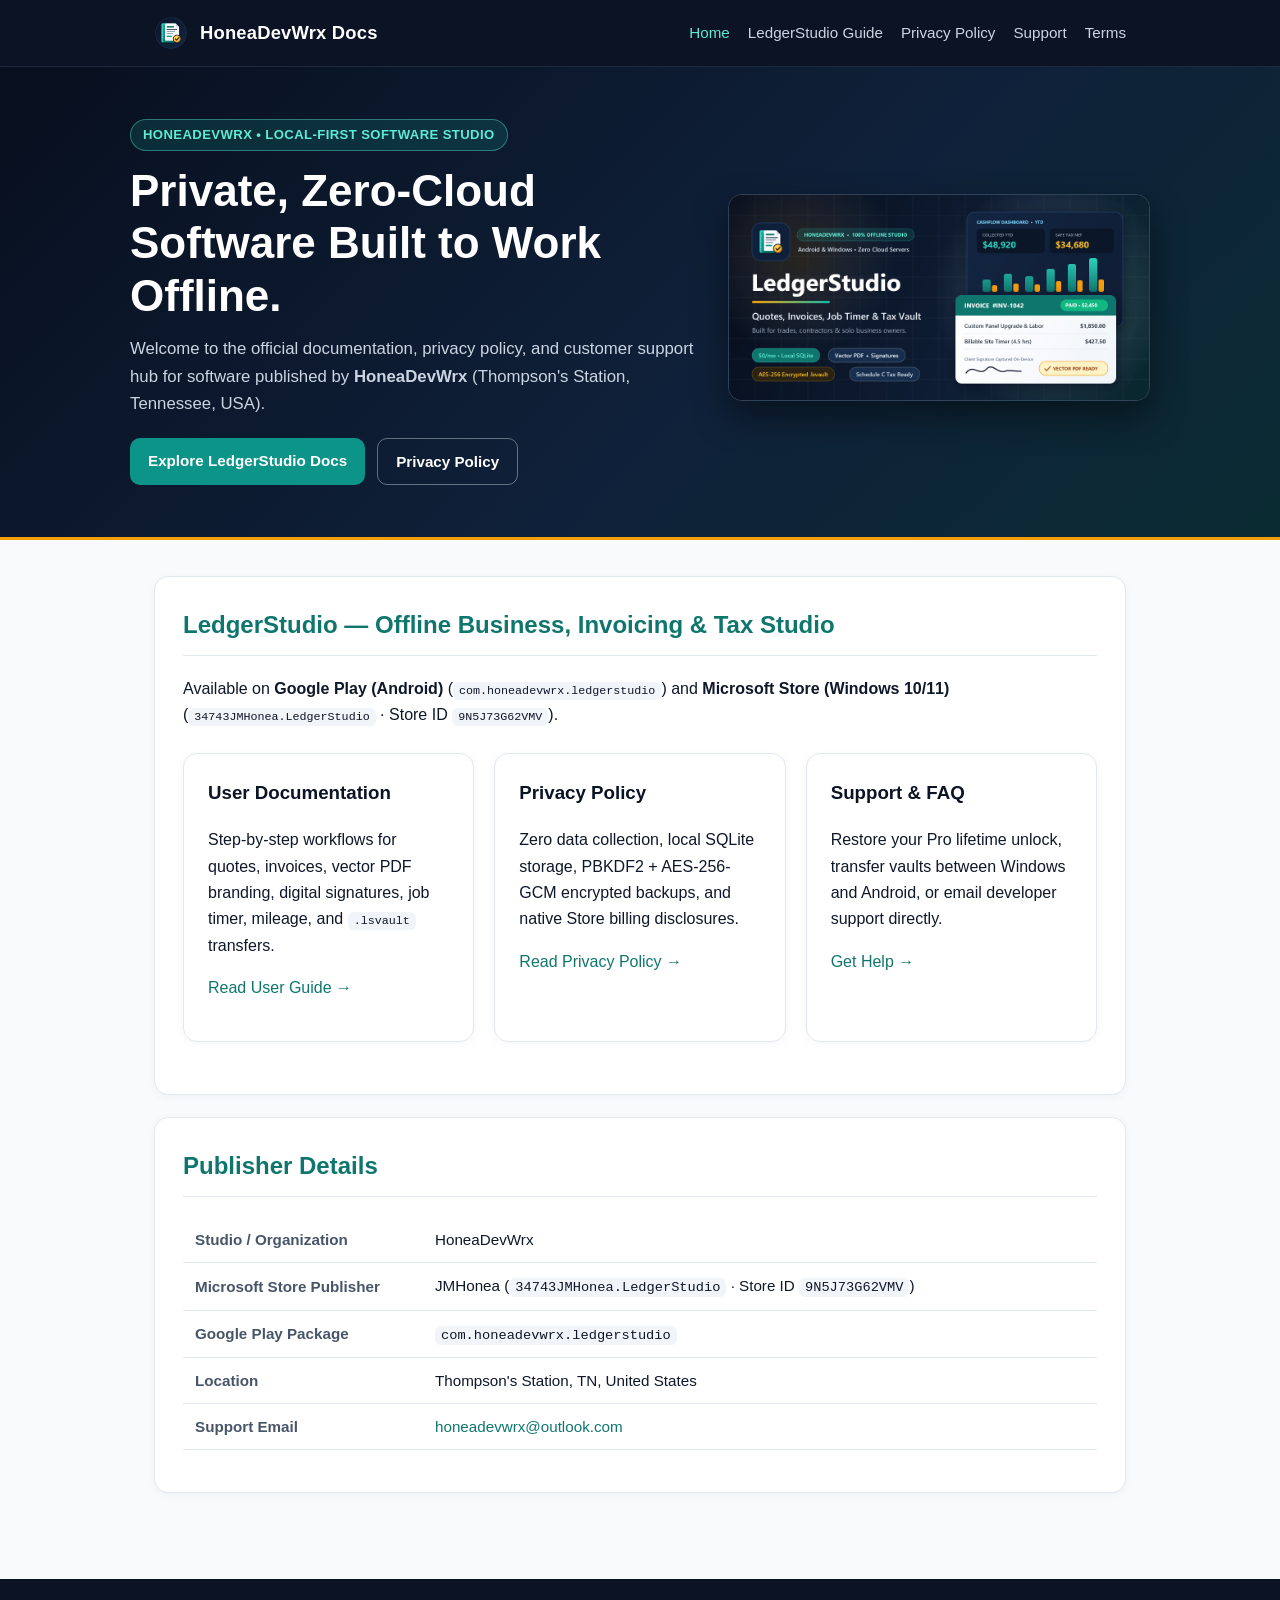
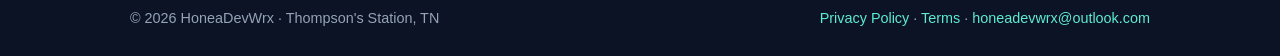
<file: index.html>
<!DOCTYPE html>
<html lang="en">
<head>
  <meta charset="utf-8" />
  <meta name="viewport" content="width=device-width, initial-scale=1" />
  <title>HoneaDevWrx — Documentation &amp; Privacy Hub</title>
  <link rel="stylesheet" href="assets/css/styles.css" />
</head>
<body>
  <header class="topbar">
    <div class="topbar-inner">
      <a class="brand" href="index.html">
        <img src="assets/images/ledgerstudio-icon.png" alt="LedgerStudio Logo" />
        <span>HoneaDevWrx Docs</span>
      </a>
      <nav class="nav-links">
        <a class="active" href="index.html">Home</a>
        <a href="ledgerstudio/index.html">LedgerStudio Guide</a>
        <a href="ledgerstudio/privacy-policy.html">Privacy Policy</a>
        <a href="ledgerstudio/support.html">Support</a>
        <a href="ledgerstudio/terms.html">Terms</a>
      </nav>
    </div>
  </header>

  <section class="hero">
    <div class="hero-inner split">
      <div>
        <span class="badge">HoneaDevWrx &bull; Local-First Software Studio</span>
        <h1>Private, Zero-Cloud Software Built to Work Offline.</h1>
        <p>
          Welcome to the official documentation, privacy policy, and customer support hub for software published by
          <strong>HoneaDevWrx</strong> (Thompson's Station, Tennessee, USA).
        </p>
        <div class="btn-row">
          <a class="btn btn-primary" href="ledgerstudio/index.html">Explore LedgerStudio Docs</a>
          <a class="btn btn-outline" href="ledgerstudio/privacy-policy.html">Privacy Policy</a>
        </div>
      </div>
      <div>
        <img class="hero-img" src="assets/images/ledgerstudio-feature.png" alt="LedgerStudio Offline Business Studio" />
      </div>
    </div>
  </section>

  <main class="container">
    <section class="section-card">
      <h2>LedgerStudio &mdash; Offline Business, Invoicing &amp; Tax Studio</h2>
      <p>
        Available on <strong>Google Play (Android)</strong> (<code>com.honeadevwrx.ledgerstudio</code>) and
        <strong>Microsoft Store (Windows 10/11)</strong> (<code>34743JMHonea.LedgerStudio</code> &middot; Store ID <code>9N5J73G62VMV</code>).
      </p>
      <div class="grid">
        <div class="card">
          <h3>User Documentation</h3>
          <p>Step-by-step workflows for quotes, invoices, vector PDF branding, digital signatures, job timer, mileage, and <code>.lsvault</code> transfers.</p>
          <p><a href="ledgerstudio/index.html">Read User Guide &rarr;</a></p>
        </div>
        <div class="card">
          <h3>Privacy Policy</h3>
          <p>Zero data collection, local SQLite storage, PBKDF2 + AES-256-GCM encrypted backups, and native Store billing disclosures.</p>
          <p><a href="ledgerstudio/privacy-policy.html">Read Privacy Policy &rarr;</a></p>
        </div>
        <div class="card">
          <h3>Support &amp; FAQ</h3>
          <p>Restore your Pro lifetime unlock, transfer vaults between Windows and Android, or email developer support directly.</p>
          <p><a href="ledgerstudio/support.html">Get Help &rarr;</a></p>
        </div>
      </div>
    </section>

    <section class="section-card">
      <h2>Publisher Details</h2>
      <table class="meta-table">
        <tr><th>Studio / Organization</th><td>HoneaDevWrx</td></tr>
        <tr><th>Microsoft Store Publisher</th><td>JMHonea (<code>34743JMHonea.LedgerStudio</code> &middot; Store ID <code>9N5J73G62VMV</code>)</td></tr>
        <tr><th>Google Play Package</th><td><code>com.honeadevwrx.ledgerstudio</code></td></tr>
        <tr><th>Location</th><td>Thompson's Station, TN, United States</td></tr>
        <tr><th>Support Email</th><td><a href="mailto:honeadevwrx@outlook.com">honeadevwrx@outlook.com</a></td></tr>
      </table>
    </section>
  </main>

  <footer class="footer">
    <div class="footer-inner">
      <span>&copy; 2026 HoneaDevWrx &middot; Thompson's Station, TN</span>
      <span><a href="ledgerstudio/privacy-policy.html">Privacy Policy</a> &middot; <a href="ledgerstudio/terms.html">Terms</a> &middot; <a href="mailto:honeadevwrx@outlook.com">honeadevwrx@outlook.com</a></span>
    </div>
  </footer>
</body>
</html>
</file>
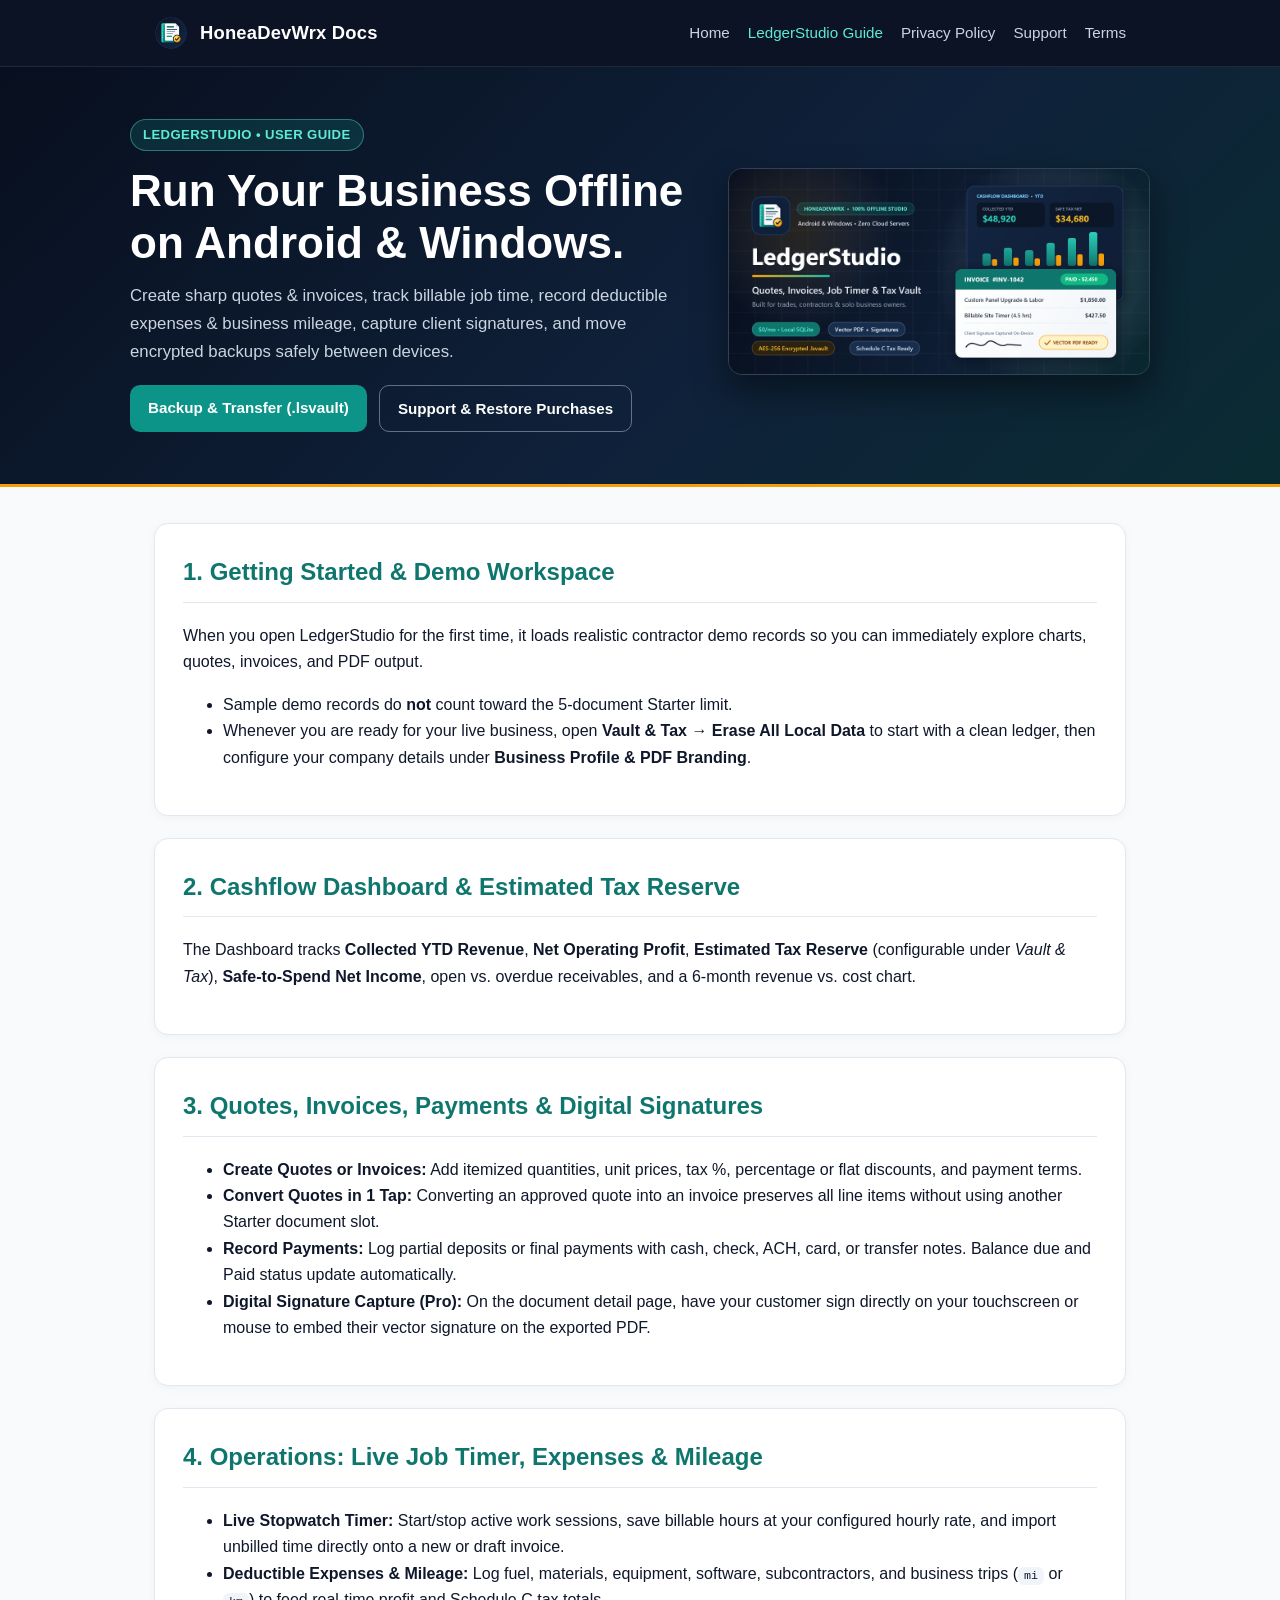
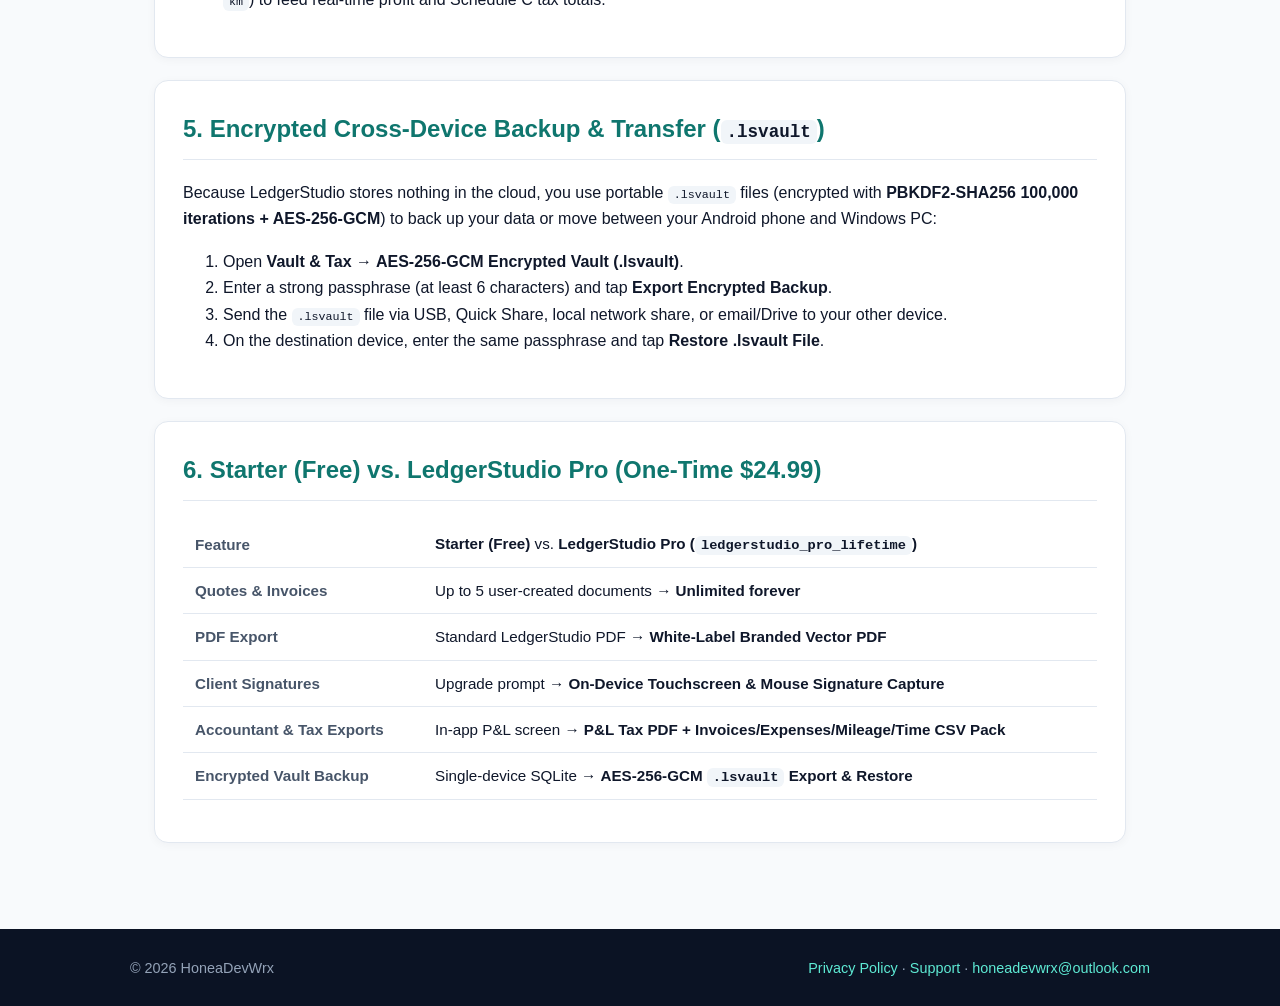
<file: ledgerstudio/index.html>
<!DOCTYPE html>
<html lang="en">
<head>
  <meta charset="utf-8" />
  <meta name="viewport" content="width=device-width, initial-scale=1" />
  <title>LedgerStudio User Documentation — HoneaDevWrx</title>
  <link rel="stylesheet" href="../assets/css/styles.css" />
</head>
<body>
  <header class="topbar">
    <div class="topbar-inner">
      <a class="brand" href="../index.html">
        <img src="../assets/images/ledgerstudio-icon.png" alt="LedgerStudio Logo" />
        <span>HoneaDevWrx Docs</span>
      </a>
      <nav class="nav-links">
        <a href="../index.html">Home</a>
        <a class="active" href="index.html">LedgerStudio Guide</a>
        <a href="privacy-policy.html">Privacy Policy</a>
        <a href="support.html">Support</a>
        <a href="terms.html">Terms</a>
      </nav>
    </div>
  </header>

  <section class="hero">
    <div class="hero-inner split">
      <div>
        <span class="badge">LedgerStudio &bull; User Guide</span>
        <h1>Run Your Business Offline on Android &amp; Windows.</h1>
        <p>
          Create sharp quotes &amp; invoices, track billable job time, record deductible expenses &amp; business mileage, capture client signatures, and move encrypted backups safely between devices.
        </p>
        <div class="btn-row">
          <a class="btn btn-primary" href="#vault">Backup &amp; Transfer (.lsvault)</a>
          <a class="btn btn-outline" href="support.html">Support &amp; Restore Purchases</a>
        </div>
      </div>
      <div>
        <img class="hero-img" src="../assets/images/ledgerstudio-feature.png" alt="LedgerStudio UI Overview" />
      </div>
    </div>
  </section>

  <main class="container">
    <section class="section-card">
      <h2>1. Getting Started &amp; Demo Workspace</h2>
      <p>
        When you open LedgerStudio for the first time, it loads realistic contractor demo records so you can immediately explore charts, quotes, invoices, and PDF output.
      </p>
      <ul>
        <li>Sample demo records do <strong>not</strong> count toward the 5-document Starter limit.</li>
        <li>Whenever you are ready for your live business, open <strong>Vault &amp; Tax &rarr; Erase All Local Data</strong> to start with a clean ledger, then configure your company details under <strong>Business Profile &amp; PDF Branding</strong>.</li>
      </ul>
    </section>

    <section class="section-card">
      <h2>2. Cashflow Dashboard &amp; Estimated Tax Reserve</h2>
      <p>
        The Dashboard tracks <strong>Collected YTD Revenue</strong>, <strong>Net Operating Profit</strong>, <strong>Estimated Tax Reserve</strong> (configurable under <em>Vault &amp; Tax</em>), <strong>Safe-to-Spend Net Income</strong>, open vs. overdue receivables, and a 6-month revenue vs. cost chart.
      </p>
    </section>

    <section class="section-card">
      <h2>3. Quotes, Invoices, Payments &amp; Digital Signatures</h2>
      <ul>
        <li><strong>Create Quotes or Invoices:</strong> Add itemized quantities, unit prices, tax %, percentage or flat discounts, and payment terms.</li>
        <li><strong>Convert Quotes in 1 Tap:</strong> Converting an approved quote into an invoice preserves all line items without using another Starter document slot.</li>
        <li><strong>Record Payments:</strong> Log partial deposits or final payments with cash, check, ACH, card, or transfer notes. Balance due and Paid status update automatically.</li>
        <li><strong>Digital Signature Capture (Pro):</strong> On the document detail page, have your customer sign directly on your touchscreen or mouse to embed their vector signature on the exported PDF.</li>
      </ul>
    </section>

    <section class="section-card">
      <h2>4. Operations: Live Job Timer, Expenses &amp; Mileage</h2>
      <ul>
        <li><strong>Live Stopwatch Timer:</strong> Start/stop active work sessions, save billable hours at your configured hourly rate, and import unbilled time directly onto a new or draft invoice.</li>
        <li><strong>Deductible Expenses &amp; Mileage:</strong> Log fuel, materials, equipment, software, subcontractors, and business trips (<code>mi</code> or <code>km</code>) to feed real-time profit and Schedule C tax totals.</li>
      </ul>
    </section>

    <section class="section-card" id="vault">
      <h2>5. Encrypted Cross-Device Backup &amp; Transfer (<code>.lsvault</code>)</h2>
      <p>
        Because LedgerStudio stores nothing in the cloud, you use portable <code>.lsvault</code> files (encrypted with <strong>PBKDF2-SHA256 100,000 iterations + AES-256-GCM</strong>) to back up your data or move between your Android phone and Windows PC:
      </p>
      <ol>
        <li>Open <strong>Vault &amp; Tax &rarr; AES-256-GCM Encrypted Vault (.lsvault)</strong>.</li>
        <li>Enter a strong passphrase (at least 6 characters) and tap <strong>Export Encrypted Backup</strong>.</li>
        <li>Send the <code>.lsvault</code> file via USB, Quick Share, local network share, or email/Drive to your other device.</li>
        <li>On the destination device, enter the same passphrase and tap <strong>Restore .lsvault File</strong>.</li>
      </ol>
    </section>

    <section class="section-card">
      <h2>6. Starter (Free) vs. LedgerStudio Pro (One-Time $24.99)</h2>
      <table class="meta-table">
        <tr><th>Feature</th><td><strong>Starter (Free)</strong> vs. <strong>LedgerStudio Pro (<code>ledgerstudio_pro_lifetime</code>)</strong></td></tr>
        <tr><th>Quotes &amp; Invoices</th><td>Up to 5 user-created documents &rarr; <strong>Unlimited forever</strong></td></tr>
        <tr><th>PDF Export</th><td>Standard LedgerStudio PDF &rarr; <strong>White-Label Branded Vector PDF</strong></td></tr>
        <tr><th>Client Signatures</th><td>Upgrade prompt &rarr; <strong>On-Device Touchscreen &amp; Mouse Signature Capture</strong></td></tr>
        <tr><th>Accountant &amp; Tax Exports</th><td>In-app P&amp;L screen &rarr; <strong>P&amp;L Tax PDF + Invoices/Expenses/Mileage/Time CSV Pack</strong></td></tr>
        <tr><th>Encrypted Vault Backup</th><td>Single-device SQLite &rarr; <strong>AES-256-GCM <code>.lsvault</code> Export &amp; Restore</strong></td></tr>
      </table>
    </section>
  </main>

  <footer class="footer">
    <div class="footer-inner">
      <span>&copy; 2026 HoneaDevWrx</span>
      <span><a href="privacy-policy.html">Privacy Policy</a> &middot; <a href="support.html">Support</a> &middot; <a href="mailto:honeadevwrx@outlook.com">honeadevwrx@outlook.com</a></span>
    </div>
  </footer>
</body>
</html>
</file>
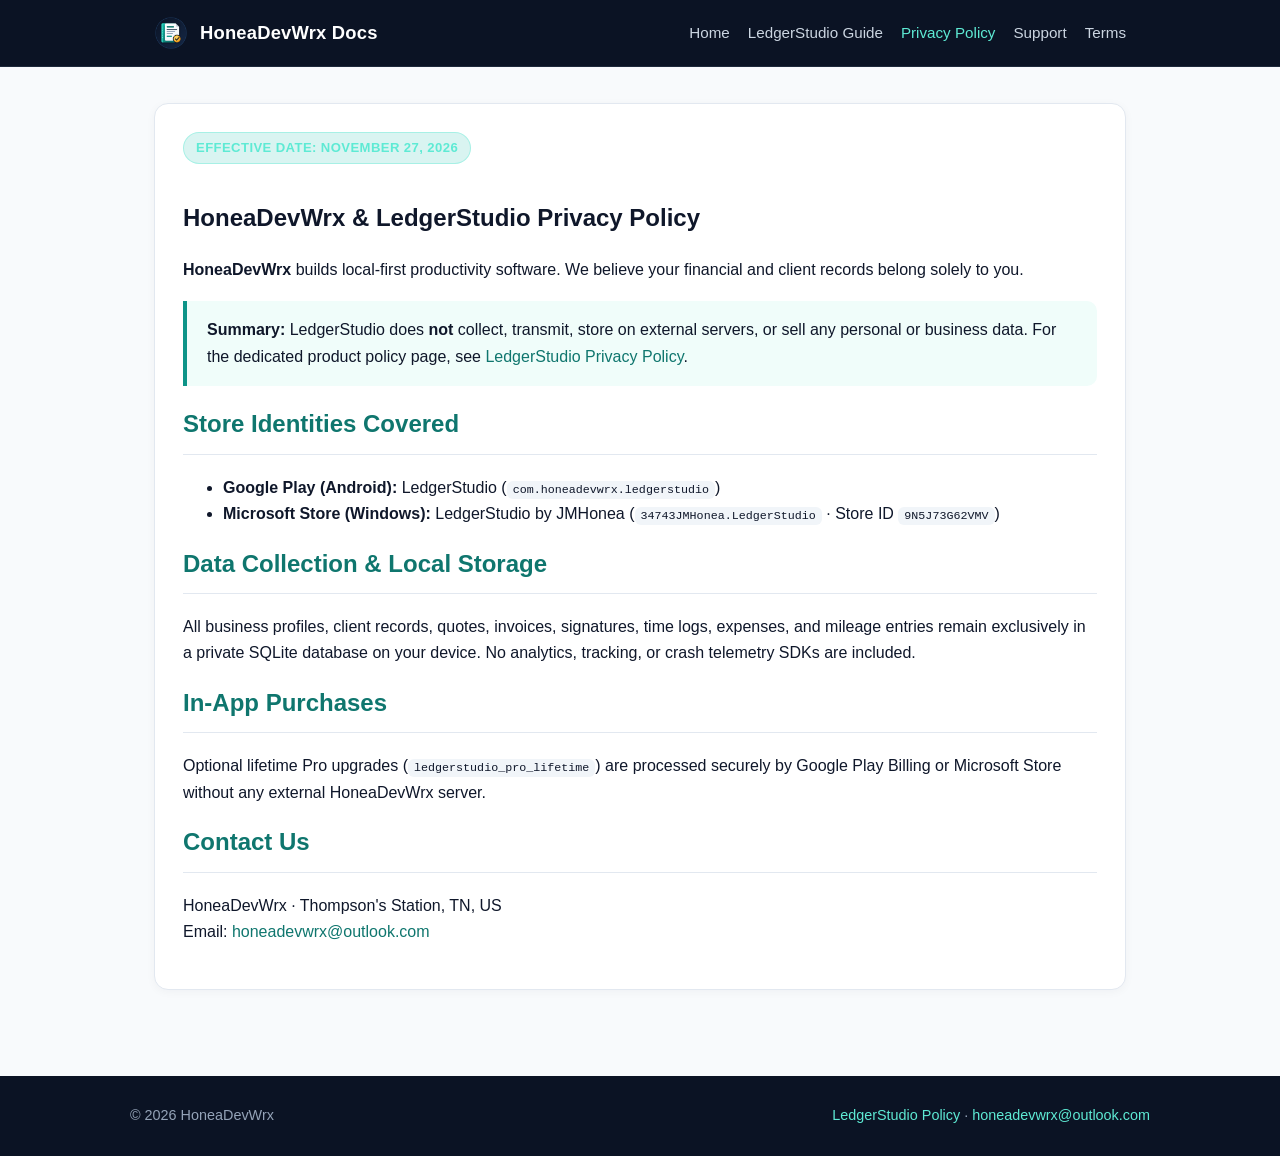
<file: privacy-policy.html>
<!DOCTYPE html>
<html lang="en">
<head>
  <meta charset="utf-8" />
  <meta name="viewport" content="width=device-width, initial-scale=1" />
  <title>Privacy Policy — HoneaDevWrx &amp; LedgerStudio</title>
  <link rel="stylesheet" href="assets/css/styles.css" />
</head>
<body>
  <header class="topbar">
    <div class="topbar-inner">
      <a class="brand" href="index.html">
        <img src="assets/images/ledgerstudio-icon.png" alt="LedgerStudio Logo" />
        <span>HoneaDevWrx Docs</span>
      </a>
      <nav class="nav-links">
        <a href="index.html">Home</a>
        <a href="ledgerstudio/index.html">LedgerStudio Guide</a>
        <a class="active" href="ledgerstudio/privacy-policy.html">Privacy Policy</a>
        <a href="ledgerstudio/support.html">Support</a>
        <a href="ledgerstudio/terms.html">Terms</a>
      </nav>
    </div>
  </header>

  <main class="container">
    <section class="section-card">
      <span class="badge">Effective Date: November 27, 2026</span>
      <h1>HoneaDevWrx &amp; LedgerStudio Privacy Policy</h1>
      <p>
        <strong>HoneaDevWrx</strong> builds local-first productivity software. We believe your financial and client records belong solely to you.
      </p>
      <div class="callout">
        <strong>Summary:</strong> LedgerStudio does <strong>not</strong> collect, transmit, store on external servers, or sell any personal or business data.
        For the dedicated product policy page, see <a href="ledgerstudio/privacy-policy.html">LedgerStudio Privacy Policy</a>.
      </div>
      <h2>Store Identities Covered</h2>
      <ul>
        <li><strong>Google Play (Android):</strong> LedgerStudio (<code>com.honeadevwrx.ledgerstudio</code>)</li>
        <li><strong>Microsoft Store (Windows):</strong> LedgerStudio by JMHonea (<code>34743JMHonea.LedgerStudio</code> &middot; Store ID <code>9N5J73G62VMV</code>)</li>
      </ul>
      <h2>Data Collection &amp; Local Storage</h2>
      <p>
        All business profiles, client records, quotes, invoices, signatures, time logs, expenses, and mileage entries remain exclusively in a private SQLite database on your device. No analytics, tracking, or crash telemetry SDKs are included.
      </p>
      <h2>In-App Purchases</h2>
      <p>
        Optional lifetime Pro upgrades (<code>ledgerstudio_pro_lifetime</code>) are processed securely by Google Play Billing or Microsoft Store without any external HoneaDevWrx server.
      </p>
      <h2>Contact Us</h2>
      <p>
        HoneaDevWrx &middot; Thompson's Station, TN, US<br />
        Email: <a href="mailto:honeadevwrx@outlook.com">honeadevwrx@outlook.com</a>
      </p>
    </section>
  </main>

  <footer class="footer">
    <div class="footer-inner">
      <span>&copy; 2026 HoneaDevWrx</span>
      <span><a href="ledgerstudio/privacy-policy.html">LedgerStudio Policy</a> &middot; <a href="mailto:honeadevwrx@outlook.com">honeadevwrx@outlook.com</a></span>
    </div>
  </footer>
</body>
</html>
</file>
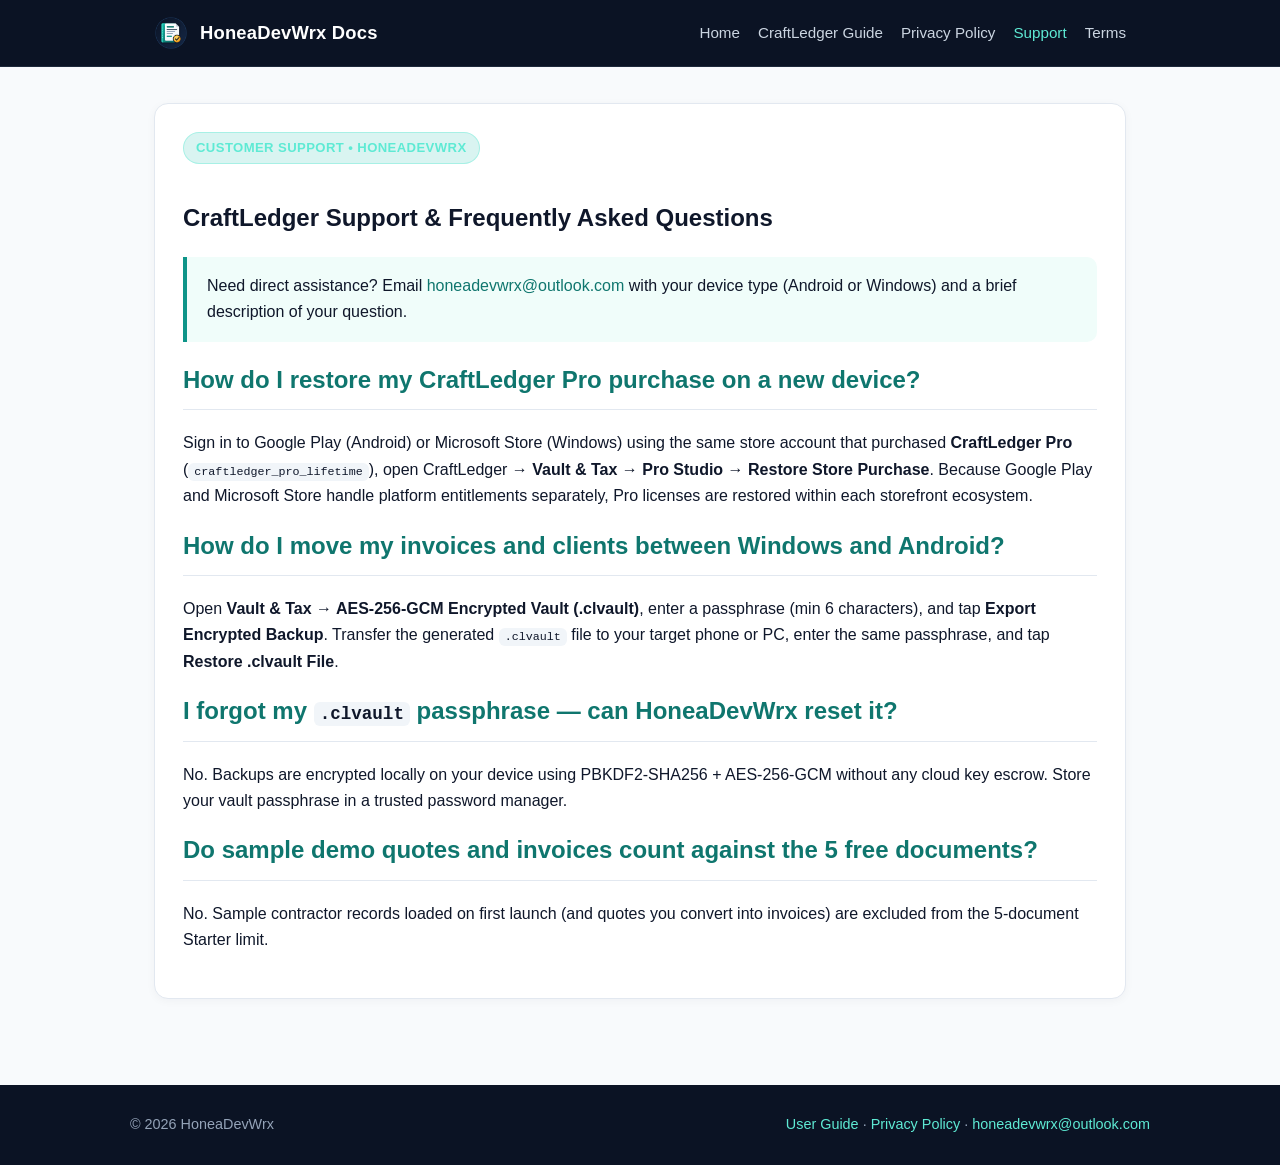
<file: craftledger/support.html>
<!DOCTYPE html>
<html lang="en">
<head>
  <meta charset="utf-8" />
  <meta name="viewport" content="width=device-width, initial-scale=1" />
  <title>CraftLedger Support &amp; FAQ — HoneaDevWrx</title>
  <link rel="stylesheet" href="../assets/css/styles.css" />
</head>
<body>
  <header class="topbar">
    <div class="topbar-inner">
      <a class="brand" href="../index.html">
        <img src="../assets/images/craftledger-icon.png" alt="CraftLedger Logo" />
        <span>HoneaDevWrx Docs</span>
      </a>
      <nav class="nav-links">
        <a href="../index.html">Home</a>
        <a href="index.html">CraftLedger Guide</a>
        <a href="privacy-policy.html">Privacy Policy</a>
        <a class="active" href="support.html">Support</a>
        <a href="terms.html">Terms</a>
      </nav>
    </div>
  </header>

  <main class="container">
    <section class="section-card">
      <span class="badge">Customer Support &bull; HoneaDevWrx</span>
      <h1>CraftLedger Support &amp; Frequently Asked Questions</h1>
      <div class="callout">
        Need direct assistance? Email <a href="mailto:honeadevwrx@outlook.com">honeadevwrx@outlook.com</a> with your device type (Android or Windows) and a brief description of your question.
      </div>

      <h2>How do I restore my CraftLedger Pro purchase on a new device?</h2>
      <p>
        Sign in to Google Play (Android) or Microsoft Store (Windows) using the same store account that purchased <strong>CraftLedger Pro</strong> (<code>craftledger_pro_lifetime</code>), open CraftLedger &rarr; <strong>Vault &amp; Tax &rarr; Pro Studio &rarr; Restore Store Purchase</strong>. Because Google Play and Microsoft Store handle platform entitlements separately, Pro licenses are restored within each storefront ecosystem.
      </p>

      <h2>How do I move my invoices and clients between Windows and Android?</h2>
      <p>
        Open <strong>Vault &amp; Tax &rarr; AES-256-GCM Encrypted Vault (.clvault)</strong>, enter a passphrase (min 6 characters), and tap <strong>Export Encrypted Backup</strong>. Transfer the generated <code>.clvault</code> file to your target phone or PC, enter the same passphrase, and tap <strong>Restore .clvault File</strong>.
      </p>

      <h2>I forgot my <code>.clvault</code> passphrase — can HoneaDevWrx reset it?</h2>
      <p>
        No. Backups are encrypted locally on your device using PBKDF2-SHA256 + AES-256-GCM without any cloud key escrow. Store your vault passphrase in a trusted password manager.
      </p>

      <h2>Do sample demo quotes and invoices count against the 5 free documents?</h2>
      <p>
        No. Sample contractor records loaded on first launch (and quotes you convert into invoices) are excluded from the 5-document Starter limit.
      </p>
    </section>
  </main>

  <footer class="footer">
    <div class="footer-inner">
      <span>&copy; 2026 HoneaDevWrx</span>
      <span><a href="index.html">User Guide</a> &middot; <a href="privacy-policy.html">Privacy Policy</a> &middot; <a href="mailto:honeadevwrx@outlook.com">honeadevwrx@outlook.com</a></span>
    </div>
  </footer>
</body>
</html>
</file>
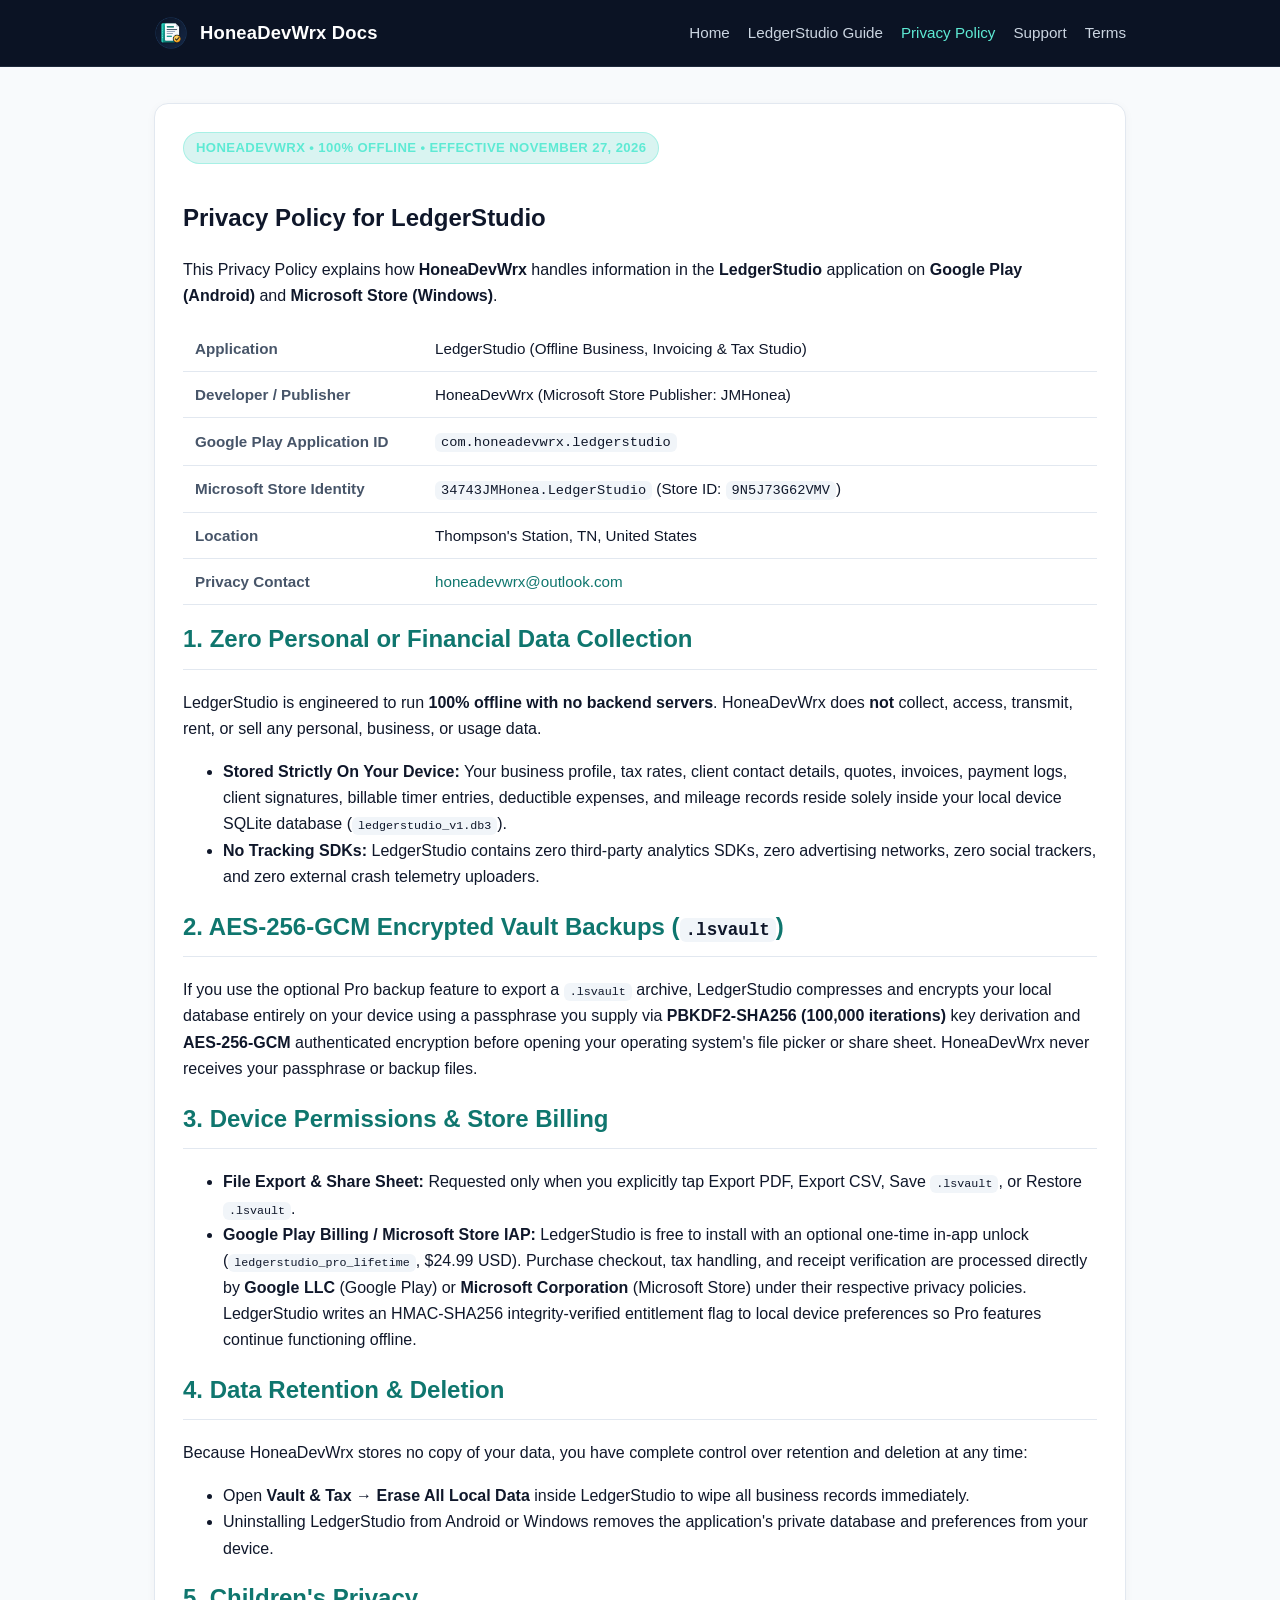
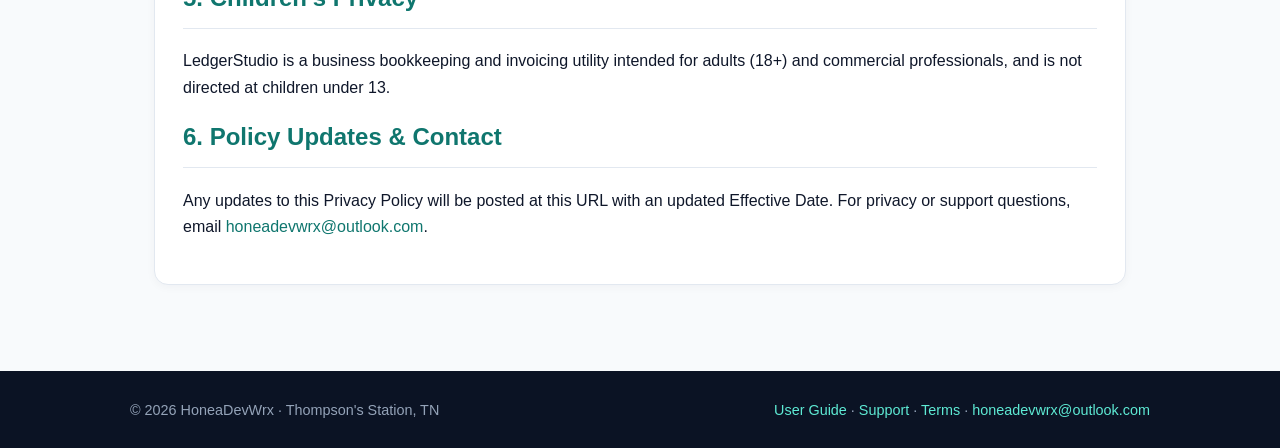
<file: ledgerstudio/privacy-policy.html>
<!DOCTYPE html>
<html lang="en">
<head>
  <meta charset="utf-8" />
  <meta name="viewport" content="width=device-width, initial-scale=1" />
  <title>LedgerStudio Privacy Policy — HoneaDevWrx</title>
  <link rel="stylesheet" href="../assets/css/styles.css" />
</head>
<body>
  <header class="topbar">
    <div class="topbar-inner">
      <a class="brand" href="../index.html">
        <img src="../assets/images/ledgerstudio-icon.png" alt="LedgerStudio Logo" />
        <span>HoneaDevWrx Docs</span>
      </a>
      <nav class="nav-links">
        <a href="../index.html">Home</a>
        <a href="index.html">LedgerStudio Guide</a>
        <a class="active" href="privacy-policy.html">Privacy Policy</a>
        <a href="support.html">Support</a>
        <a href="terms.html">Terms</a>
      </nav>
    </div>
  </header>

  <main class="container">
    <section class="section-card">
      <span class="badge">HoneaDevWrx &bull; 100% Offline &bull; Effective November 27, 2026</span>
      <h1>Privacy Policy for LedgerStudio</h1>
      <p>
        This Privacy Policy explains how <strong>HoneaDevWrx</strong> handles information in the <strong>LedgerStudio</strong>
        application on <strong>Google Play (Android)</strong> and <strong>Microsoft Store (Windows)</strong>.
      </p>

      <table class="meta-table">
        <tr><th>Application</th><td>LedgerStudio (Offline Business, Invoicing &amp; Tax Studio)</td></tr>
        <tr><th>Developer / Publisher</th><td>HoneaDevWrx (Microsoft Store Publisher: JMHonea)</td></tr>
        <tr><th>Google Play Application ID</th><td><code>com.honeadevwrx.ledgerstudio</code></td></tr>
        <tr><th>Microsoft Store Identity</th><td><code>34743JMHonea.LedgerStudio</code> (Store ID: <code>9N5J73G62VMV</code>)</td></tr>
        <tr><th>Location</th><td>Thompson's Station, TN, United States</td></tr>
        <tr><th>Privacy Contact</th><td><a href="mailto:honeadevwrx@outlook.com">honeadevwrx@outlook.com</a></td></tr>
      </table>

      <h2>1. Zero Personal or Financial Data Collection</h2>
      <p>
        LedgerStudio is engineered to run <strong>100% offline with no backend servers</strong>. HoneaDevWrx does <strong>not</strong> collect, access, transmit, rent, or sell any personal, business, or usage data.
      </p>
      <ul>
        <li><strong>Stored Strictly On Your Device:</strong> Your business profile, tax rates, client contact details, quotes, invoices, payment logs, client signatures, billable timer entries, deductible expenses, and mileage records reside solely inside your local device SQLite database (<code>ledgerstudio_v1.db3</code>).</li>
        <li><strong>No Tracking SDKs:</strong> LedgerStudio contains zero third-party analytics SDKs, zero advertising networks, zero social trackers, and zero external crash telemetry uploaders.</li>
      </ul>

      <h2>2. AES-256-GCM Encrypted Vault Backups (<code>.lsvault</code>)</h2>
      <p>
        If you use the optional Pro backup feature to export a <code>.lsvault</code> archive, LedgerStudio compresses and encrypts your local database entirely on your device using a passphrase you supply via <strong>PBKDF2-SHA256 (100,000 iterations)</strong> key derivation and <strong>AES-256-GCM</strong> authenticated encryption before opening your operating system's file picker or share sheet. HoneaDevWrx never receives your passphrase or backup files.
      </p>

      <h2>3. Device Permissions &amp; Store Billing</h2>
      <ul>
        <li><strong>File Export &amp; Share Sheet:</strong> Requested only when you explicitly tap Export PDF, Export CSV, Save <code>.lsvault</code>, or Restore <code>.lsvault</code>.</li>
        <li><strong>Google Play Billing / Microsoft Store IAP:</strong> LedgerStudio is free to install with an optional one-time in-app unlock (<code>ledgerstudio_pro_lifetime</code>, $24.99 USD). Purchase checkout, tax handling, and receipt verification are processed directly by <strong>Google LLC</strong> (Google Play) or <strong>Microsoft Corporation</strong> (Microsoft Store) under their respective privacy policies. LedgerStudio writes an HMAC-SHA256 integrity-verified entitlement flag to local device preferences so Pro features continue functioning offline.</li>
      </ul>

      <h2>4. Data Retention &amp; Deletion</h2>
      <p>
        Because HoneaDevWrx stores no copy of your data, you have complete control over retention and deletion at any time:
      </p>
      <ul>
        <li>Open <strong>Vault &amp; Tax &rarr; Erase All Local Data</strong> inside LedgerStudio to wipe all business records immediately.</li>
        <li>Uninstalling LedgerStudio from Android or Windows removes the application's private database and preferences from your device.</li>
      </ul>

      <h2>5. Children's Privacy</h2>
      <p>
        LedgerStudio is a business bookkeeping and invoicing utility intended for adults (18+) and commercial professionals, and is not directed at children under 13.
      </p>

      <h2>6. Policy Updates &amp; Contact</h2>
      <p>
        Any updates to this Privacy Policy will be posted at this URL with an updated Effective Date. For privacy or support questions, email <a href="mailto:honeadevwrx@outlook.com">honeadevwrx@outlook.com</a>.
      </p>
    </section>
  </main>

  <footer class="footer">
    <div class="footer-inner">
      <span>&copy; 2026 HoneaDevWrx &middot; Thompson's Station, TN</span>
      <span><a href="index.html">User Guide</a> &middot; <a href="support.html">Support</a> &middot; <a href="terms.html">Terms</a> &middot; <a href="mailto:honeadevwrx@outlook.com">honeadevwrx@outlook.com</a></span>
    </div>
  </footer>
</body>
</html>
</file>
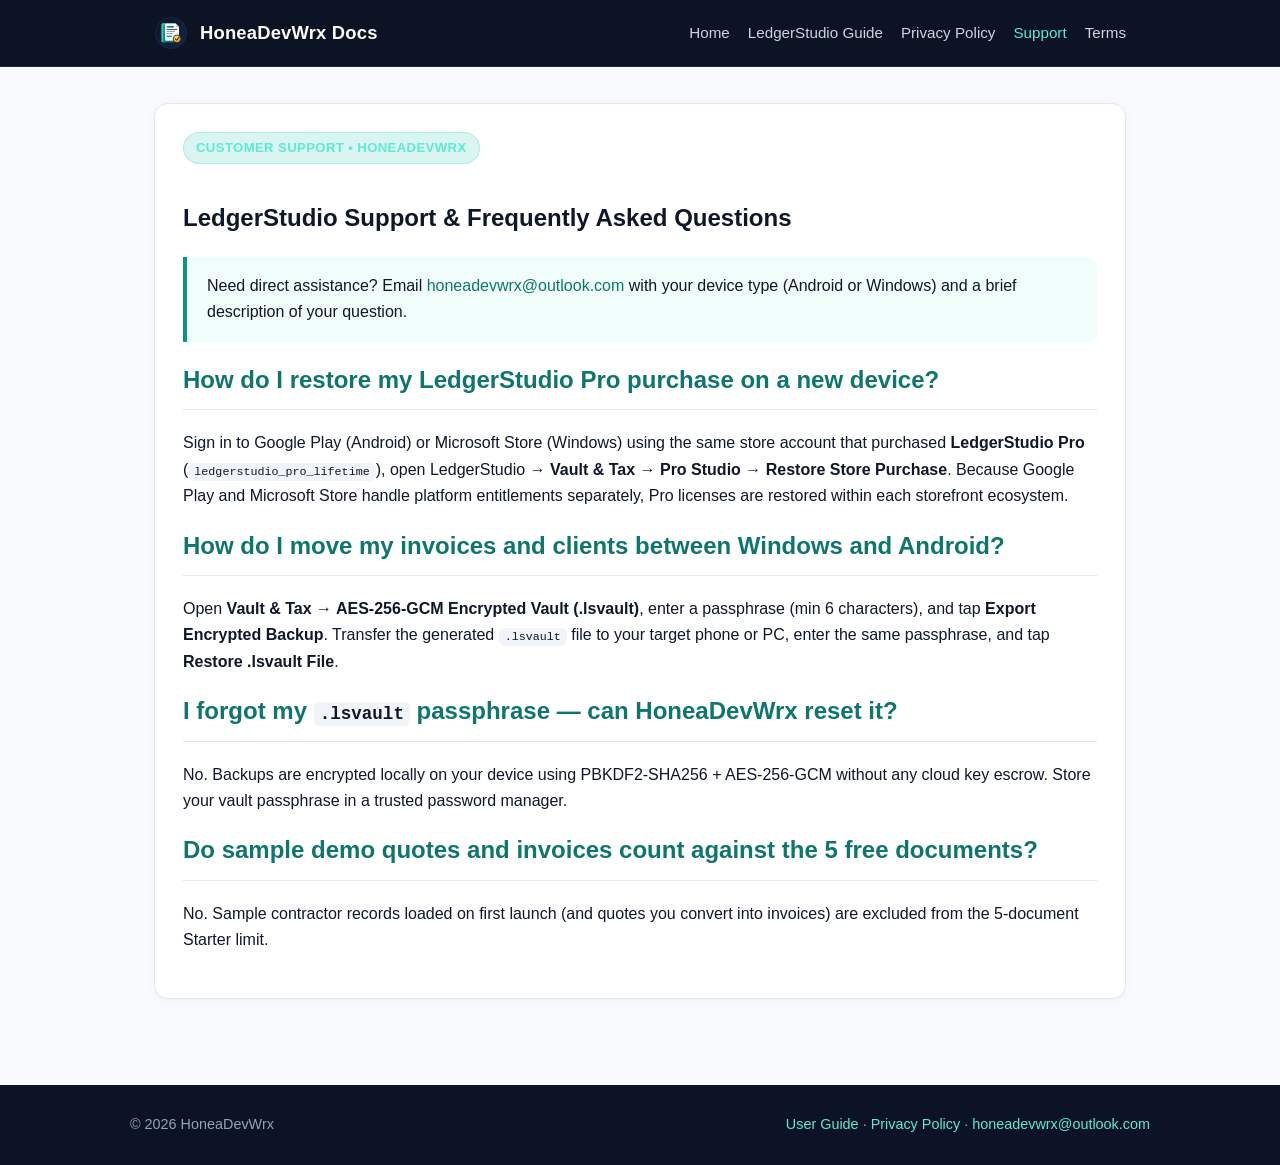
<file: ledgerstudio/support.html>
<!DOCTYPE html>
<html lang="en">
<head>
  <meta charset="utf-8" />
  <meta name="viewport" content="width=device-width, initial-scale=1" />
  <title>LedgerStudio Support &amp; FAQ — HoneaDevWrx</title>
  <link rel="stylesheet" href="../assets/css/styles.css" />
</head>
<body>
  <header class="topbar">
    <div class="topbar-inner">
      <a class="brand" href="../index.html">
        <img src="../assets/images/ledgerstudio-icon.png" alt="LedgerStudio Logo" />
        <span>HoneaDevWrx Docs</span>
      </a>
      <nav class="nav-links">
        <a href="../index.html">Home</a>
        <a href="index.html">LedgerStudio Guide</a>
        <a href="privacy-policy.html">Privacy Policy</a>
        <a class="active" href="support.html">Support</a>
        <a href="terms.html">Terms</a>
      </nav>
    </div>
  </header>

  <main class="container">
    <section class="section-card">
      <span class="badge">Customer Support &bull; HoneaDevWrx</span>
      <h1>LedgerStudio Support &amp; Frequently Asked Questions</h1>
      <div class="callout">
        Need direct assistance? Email <a href="mailto:honeadevwrx@outlook.com">honeadevwrx@outlook.com</a> with your device type (Android or Windows) and a brief description of your question.
      </div>

      <h2>How do I restore my LedgerStudio Pro purchase on a new device?</h2>
      <p>
        Sign in to Google Play (Android) or Microsoft Store (Windows) using the same store account that purchased <strong>LedgerStudio Pro</strong> (<code>ledgerstudio_pro_lifetime</code>), open LedgerStudio &rarr; <strong>Vault &amp; Tax &rarr; Pro Studio &rarr; Restore Store Purchase</strong>. Because Google Play and Microsoft Store handle platform entitlements separately, Pro licenses are restored within each storefront ecosystem.
      </p>

      <h2>How do I move my invoices and clients between Windows and Android?</h2>
      <p>
        Open <strong>Vault &amp; Tax &rarr; AES-256-GCM Encrypted Vault (.lsvault)</strong>, enter a passphrase (min 6 characters), and tap <strong>Export Encrypted Backup</strong>. Transfer the generated <code>.lsvault</code> file to your target phone or PC, enter the same passphrase, and tap <strong>Restore .lsvault File</strong>.
      </p>

      <h2>I forgot my <code>.lsvault</code> passphrase — can HoneaDevWrx reset it?</h2>
      <p>
        No. Backups are encrypted locally on your device using PBKDF2-SHA256 + AES-256-GCM without any cloud key escrow. Store your vault passphrase in a trusted password manager.
      </p>

      <h2>Do sample demo quotes and invoices count against the 5 free documents?</h2>
      <p>
        No. Sample contractor records loaded on first launch (and quotes you convert into invoices) are excluded from the 5-document Starter limit.
      </p>
    </section>
  </main>

  <footer class="footer">
    <div class="footer-inner">
      <span>&copy; 2026 HoneaDevWrx</span>
      <span><a href="index.html">User Guide</a> &middot; <a href="privacy-policy.html">Privacy Policy</a> &middot; <a href="mailto:honeadevwrx@outlook.com">honeadevwrx@outlook.com</a></span>
    </div>
  </footer>
</body>
</html>
</file>
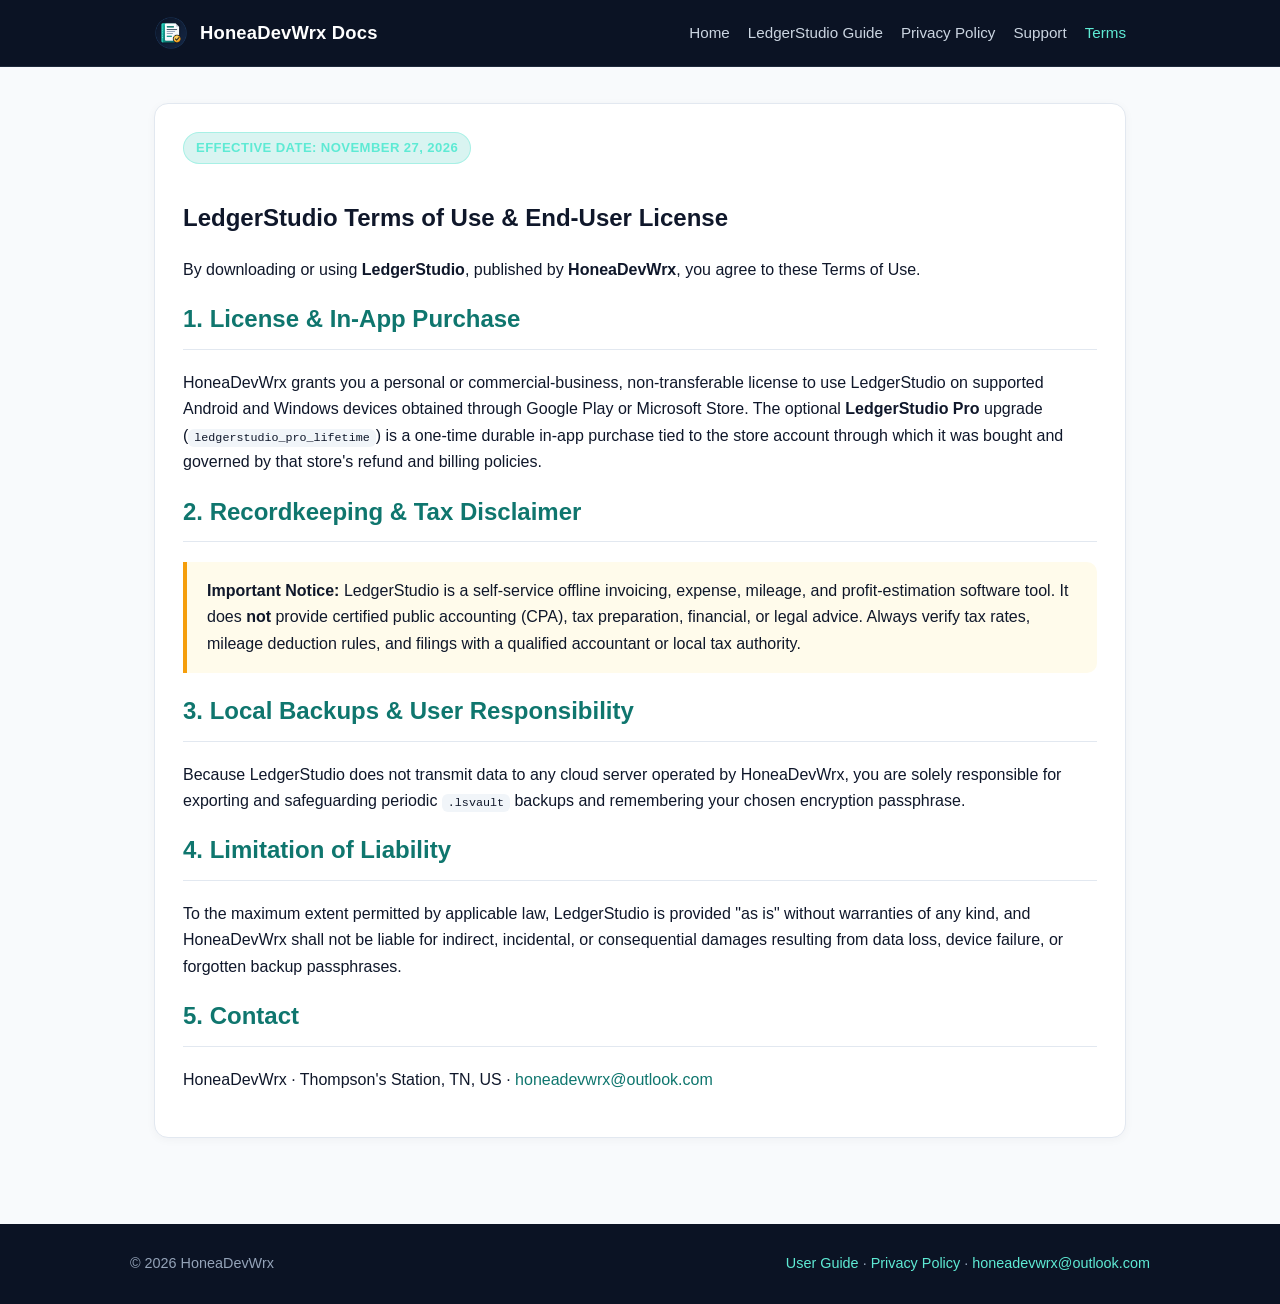
<file: ledgerstudio/terms.html>
<!DOCTYPE html>
<html lang="en">
<head>
  <meta charset="utf-8" />
  <meta name="viewport" content="width=device-width, initial-scale=1" />
  <title>LedgerStudio Terms of Use — HoneaDevWrx</title>
  <link rel="stylesheet" href="../assets/css/styles.css" />
</head>
<body>
  <header class="topbar">
    <div class="topbar-inner">
      <a class="brand" href="../index.html">
        <img src="../assets/images/ledgerstudio-icon.png" alt="LedgerStudio Logo" />
        <span>HoneaDevWrx Docs</span>
      </a>
      <nav class="nav-links">
        <a href="../index.html">Home</a>
        <a href="index.html">LedgerStudio Guide</a>
        <a href="privacy-policy.html">Privacy Policy</a>
        <a href="support.html">Support</a>
        <a class="active" href="terms.html">Terms</a>
      </nav>
    </div>
  </header>

  <main class="container">
    <section class="section-card">
      <span class="badge">Effective Date: November 27, 2026</span>
      <h1>LedgerStudio Terms of Use &amp; End-User License</h1>
      <p>
        By downloading or using <strong>LedgerStudio</strong>, published by <strong>HoneaDevWrx</strong>, you agree to these Terms of Use.
      </p>

      <h2>1. License &amp; In-App Purchase</h2>
      <p>
        HoneaDevWrx grants you a personal or commercial-business, non-transferable license to use LedgerStudio on supported Android and Windows devices obtained through Google Play or Microsoft Store. The optional <strong>LedgerStudio Pro</strong> upgrade (<code>ledgerstudio_pro_lifetime</code>) is a one-time durable in-app purchase tied to the store account through which it was bought and governed by that store's refund and billing policies.
      </p>

      <h2>2. Recordkeeping &amp; Tax Disclaimer</h2>
      <div class="callout amber">
        <strong>Important Notice:</strong> LedgerStudio is a self-service offline invoicing, expense, mileage, and profit-estimation software tool. It does <strong>not</strong> provide certified public accounting (CPA), tax preparation, financial, or legal advice. Always verify tax rates, mileage deduction rules, and filings with a qualified accountant or local tax authority.
      </div>

      <h2>3. Local Backups &amp; User Responsibility</h2>
      <p>
        Because LedgerStudio does not transmit data to any cloud server operated by HoneaDevWrx, you are solely responsible for exporting and safeguarding periodic <code>.lsvault</code> backups and remembering your chosen encryption passphrase.
      </p>

      <h2>4. Limitation of Liability</h2>
      <p>
        To the maximum extent permitted by applicable law, LedgerStudio is provided "as is" without warranties of any kind, and HoneaDevWrx shall not be liable for indirect, incidental, or consequential damages resulting from data loss, device failure, or forgotten backup passphrases.
      </p>

      <h2>5. Contact</h2>
      <p>
        HoneaDevWrx &middot; Thompson's Station, TN, US &middot; <a href="mailto:honeadevwrx@outlook.com">honeadevwrx@outlook.com</a>
      </p>
    </section>
  </main>

  <footer class="footer">
    <div class="footer-inner">
      <span>&copy; 2026 HoneaDevWrx</span>
      <span><a href="index.html">User Guide</a> &middot; <a href="privacy-policy.html">Privacy Policy</a> &middot; <a href="mailto:honeadevwrx@outlook.com">honeadevwrx@outlook.com</a></span>
    </div>
  </footer>
</body>
</html>
</file>
<file: assets/css/styles.css>
:root {
  --bg: #f8fafc;
  --surface: #ffffff;
  --navy: #0b1324;
  --navy-soft: #132238;
  --teal: #0d9488;
  --teal-dark: #0f766e;
  --teal-soft: #ccfbf1;
  --amber: #f59e0b;
  --amber-soft: #fef3c7;
  --text: #0f172a;
  --muted: #475569;
  --border: #e2e8f0;
  --radius: 14px;
}

* {
  box-sizing: border-box;
}

body {
  margin: 0;
  font-family: -apple-system, BlinkMacSystemFont, "Segoe UI", Roboto, Oxygen, Ubuntu, sans-serif;
  background: var(--bg);
  color: var(--text);
  line-height: 1.65;
}

a {
  color: var(--teal-dark);
  text-decoration: none;
}

a:hover {
  text-decoration: underline;
}

.topbar {
  background: var(--navy);
  color: #ffffff;
  border-bottom: 1px solid #1e293b;
}

.topbar-inner {
  max-width: 1020px;
  margin: 0 auto;
  padding: 16px 24px;
  display: flex;
  flex-wrap: wrap;
  align-items: center;
  justify-content: space-between;
  gap: 14px;
}

.brand {
  display: flex;
  align-items: center;
  gap: 12px;
  color: #ffffff;
  font-weight: 700;
  font-size: 1.15rem;
  letter-spacing: 0.2px;
}

.brand:hover {
  text-decoration: none;
}

.brand img {
  width: 34px;
  height: 34px;
  border-radius: 8px;
}

.nav-links {
  display: flex;
  flex-wrap: wrap;
  gap: 18px;
  font-size: 0.95rem;
}

.nav-links a {
  color: #cbd5e1;
  font-weight: 500;
}

.nav-links a:hover,
.nav-links a.active {
  color: #5eead4;
  text-decoration: none;
}

.hero {
  background: linear-gradient(135deg, #080f1e 0%, #0f213a 58%, #0a2b32 100%);
  color: #ffffff;
  padding: 52px 24px;
  border-bottom: 3px solid var(--amber);
}

.hero-inner {
  max-width: 1020px;
  margin: 0 auto;
  display: grid;
  grid-template-columns: 1fr;
  gap: 28px;
  align-items: center;
}

@media (min-width: 820px) {
  .hero-inner.split {
    grid-template-columns: 1.15fr 0.85fr;
  }
}

.badge {
  display: inline-block;
  background: rgba(20, 184, 166, 0.16);
  border: 1px solid rgba(94, 234, 212, 0.4);
  color: #5eead4;
  padding: 4px 12px;
  border-radius: 999px;
  font-size: 0.82rem;
  font-weight: 700;
  letter-spacing: 0.4px;
  text-transform: uppercase;
  margin-bottom: 14px;
}

.hero h1 {
  margin: 0 0 12px;
  font-size: clamp(1.9rem, 4vw, 2.75rem);
  line-height: 1.2;
}

.hero p {
  margin: 0 0 20px;
  color: #cbd5e1;
  font-size: 1.05rem;
}

.hero-img {
  width: 100%;
  max-width: 440px;
  border-radius: 14px;
  border: 1px solid rgba(148, 163, 184, 0.25);
  box-shadow: 0 16px 36px rgba(0, 0, 0, 0.45);
}

.btn-row {
  display: flex;
  flex-wrap: wrap;
  gap: 12px;
}

.btn {
  display: inline-block;
  padding: 10px 18px;
  border-radius: 10px;
  font-weight: 600;
  font-size: 0.95rem;
}

.btn-primary {
  background: var(--teal);
  color: #ffffff;
}

.btn-primary:hover {
  background: var(--teal-dark);
  text-decoration: none;
}

.btn-outline {
  border: 1px solid rgba(203, 213, 225, 0.45);
  color: #ffffff;
}

.btn-outline:hover {
  background: rgba(255, 255, 255, 0.08);
  text-decoration: none;
}

.container {
  max-width: 1020px;
  margin: 0 auto;
  padding: 36px 24px 64px;
}

.grid {
  display: grid;
  grid-template-columns: repeat(auto-fit, minmax(270px, 1fr));
  gap: 20px;
  margin: 24px 0;
}

.card {
  background: var(--surface);
  border: 1px solid var(--border);
  border-radius: var(--radius);
  padding: 24px;
  box-shadow: 0 2px 10px rgba(15, 23, 42, 0.04);
}

.card h2,
.card h3 {
  margin-top: 0;
  color: var(--navy);
}

.section-card {
  background: var(--surface);
  border: 1px solid var(--border);
  border-radius: var(--radius);
  padding: 28px;
  margin-bottom: 22px;
  box-shadow: 0 2px 10px rgba(15, 23, 42, 0.04);
}

.section-card h2 {
  margin-top: 0;
  color: var(--teal-dark);
  border-bottom: 1px solid var(--border);
  padding-bottom: 10px;
}

.callout {
  background: #f0fdfa;
  border-left: 4px solid var(--teal);
  padding: 16px 20px;
  border-radius: 0 10px 10px 0;
  margin: 18px 0;
}

.callout.amber {
  background: #fffbeb;
  border-left-color: var(--amber);
}

.meta-table {
  width: 100%;
  border-collapse: collapse;
  margin: 14px 0;
}

.meta-table th,
.meta-table td {
  text-align: left;
  padding: 10px 12px;
  border-bottom: 1px solid var(--border);
  font-size: 0.95rem;
}

.meta-table th {
  width: 240px;
  color: var(--muted);
  font-weight: 600;
}

code {
  background: #f1f5f9;
  color: #0f172a;
  padding: 2px 6px;
  border-radius: 6px;
  font-size: 0.9em;
}

.footer {
  background: var(--navy);
  color: #94a3b8;
  padding: 28px 24px;
  font-size: 0.9rem;
}

.footer-inner {
  max-width: 1020px;
  margin: 0 auto;
  display: flex;
  flex-wrap: wrap;
  justify-content: space-between;
  gap: 12px;
}

.footer a {
  color: #5eead4;
}

@media print {
  .topbar, .btn-row, .footer { display: none; }
  body { background: #ffffff; }
  .section-card, .card { box-shadow: none; }
}
</file>
